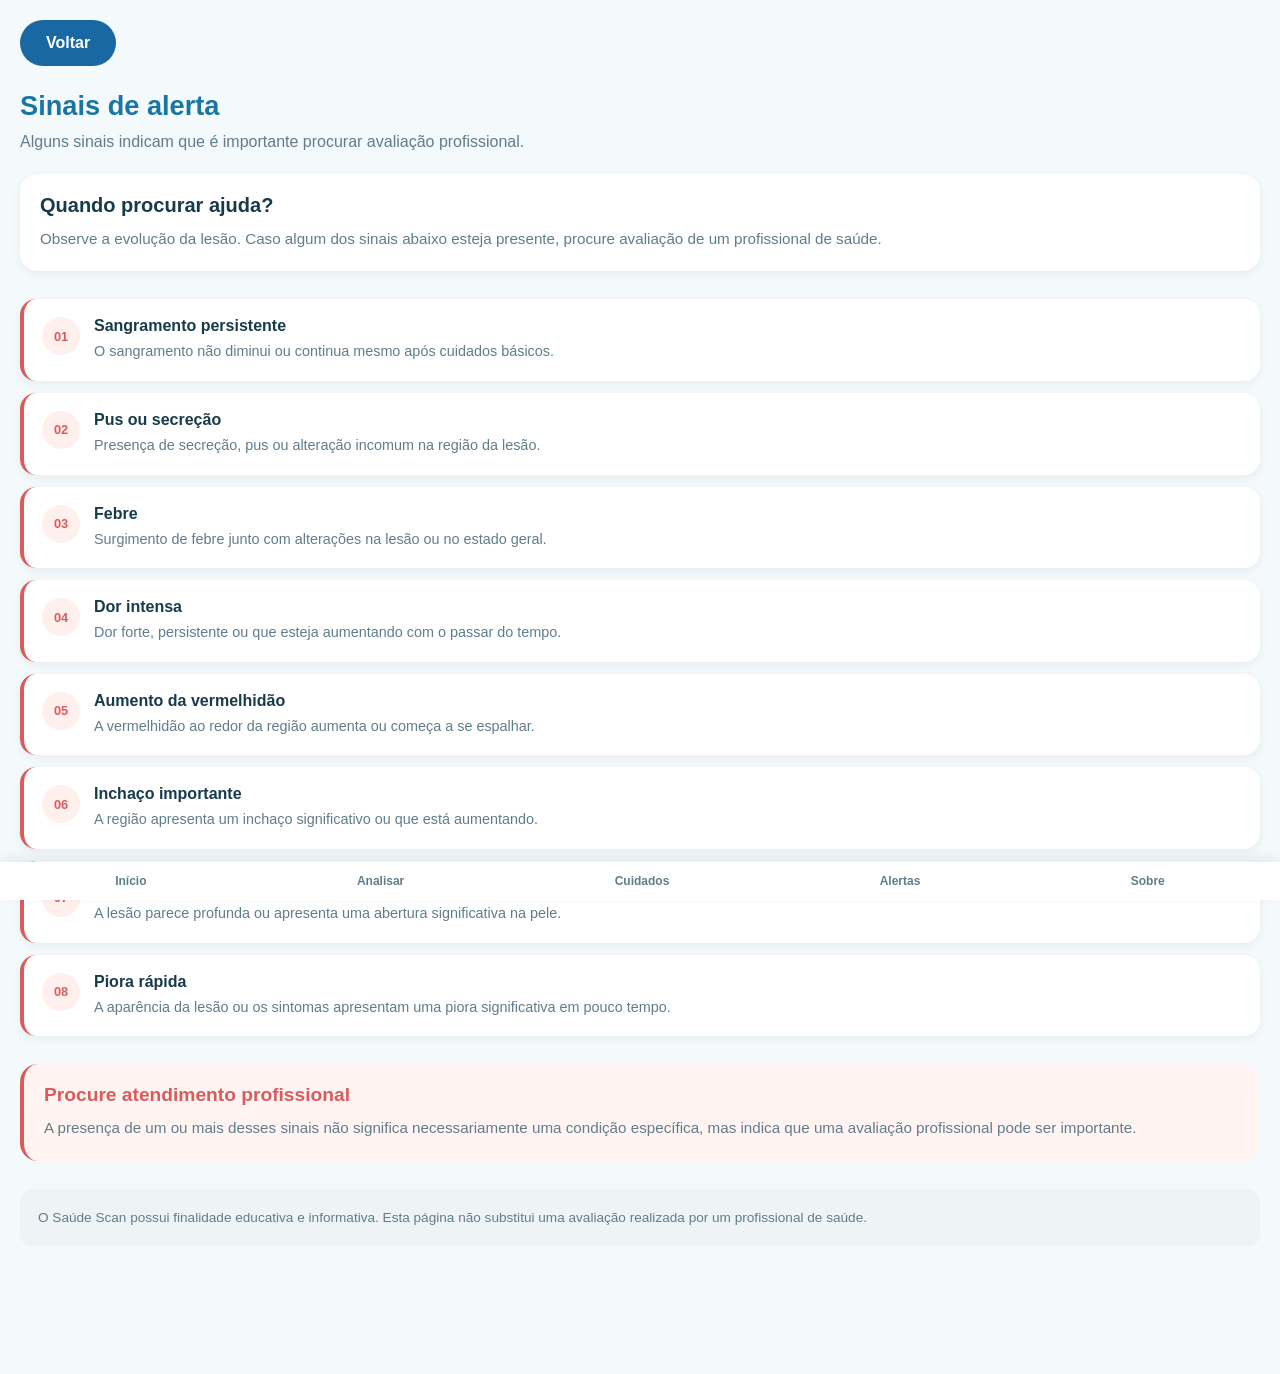
<file: pages/alertas.html>
<!DOCTYPE html>
<html lang="pt-BR">

<head>
    <meta charset="UTF-8">
    <meta name="viewport" content="width=device-width, initial-scale=1.0">
    <title>Saúde Scan - Alertas</title>
    <link rel="stylesheet" href="../css/alertas.css">
</head>

<body>

    <header>
        <a href="../index.html">Voltar</a>
        <h1>Sinais de alerta</h1>
        <p>Alguns sinais indicam que é importante procurar avaliação profissional.</p>
    </header>

    <main>

        <section class="introducao">
            <h2>Quando procurar ajuda?</h2>

            <p>
                Observe a evolução da lesão. Caso algum dos sinais abaixo
                esteja presente, procure avaliação de um profissional de saúde.
            </p>
        </section>

        <section class="lista-alertas">

            <div class="alerta-card">
                <span>01</span>
                <div>
                    <h2>Sangramento persistente</h2>
                    <p>
                        O sangramento não diminui ou continua mesmo após
                        cuidados básicos.
                    </p>
                </div>
            </div>

            <div class="alerta-card">
                <span>02</span>
                <div>
                    <h2>Pus ou secreção</h2>
                    <p>
                        Presença de secreção, pus ou alteração incomum
                        na região da lesão.
                    </p>
                </div>
            </div>

            <div class="alerta-card">
                <span>03</span>
                <div>
                    <h2>Febre</h2>
                    <p>
                        Surgimento de febre junto com alterações na lesão
                        ou no estado geral.
                    </p>
                </div>
            </div>

            <div class="alerta-card">
                <span>04</span>
                <div>
                    <h2>Dor intensa</h2>
                    <p>
                        Dor forte, persistente ou que esteja aumentando
                        com o passar do tempo.
                    </p>
                </div>
            </div>

            <div class="alerta-card">
                <span>05</span>
                <div>
                    <h2>Aumento da vermelhidão</h2>
                    <p>
                        A vermelhidão ao redor da região aumenta ou
                        começa a se espalhar.
                    </p>
                </div>
            </div>

            <div class="alerta-card">
                <span>06</span>
                <div>
                    <h2>Inchaço importante</h2>
                    <p>
                        A região apresenta um inchaço significativo
                        ou que está aumentando.
                    </p>
                </div>
            </div>

            <div class="alerta-card">
                <span>07</span>
                <div>
                    <h2>Ferida profunda</h2>
                    <p>
                        A lesão parece profunda ou apresenta uma abertura
                        significativa na pele.
                    </p>
                </div>
            </div>

            <div class="alerta-card">
                <span>08</span>
                <div>
                    <h2>Piora rápida</h2>
                    <p>
                        A aparência da lesão ou os sintomas apresentam
                        uma piora significativa em pouco tempo.
                    </p>
                </div>
            </div>

        </section>

        <section class="atendimento">
            <h2>Procure atendimento profissional</h2>

            <p>
                A presença de um ou mais desses sinais não significa
                necessariamente uma condição específica, mas indica que
                uma avaliação profissional pode ser importante.
            </p>
        </section>

        <section class="aviso">
            <p>
                O Saúde Scan possui finalidade educativa e informativa.
                Esta página não substitui uma avaliação realizada por
                um profissional de saúde.
            </p>
        </section>

    </main>

    <nav>
        <ul>
            <a href="../index.html">Início</a>
            <a href="analisar.html">Analisar</a>
            <a href="cuidados.html">Cuidados</a>
            <a href="alertas.html">Alertas</a>
            <a href="sobre.html">Sobre</a>
        </ul>
    </nav>

</body>

</html>
</file>
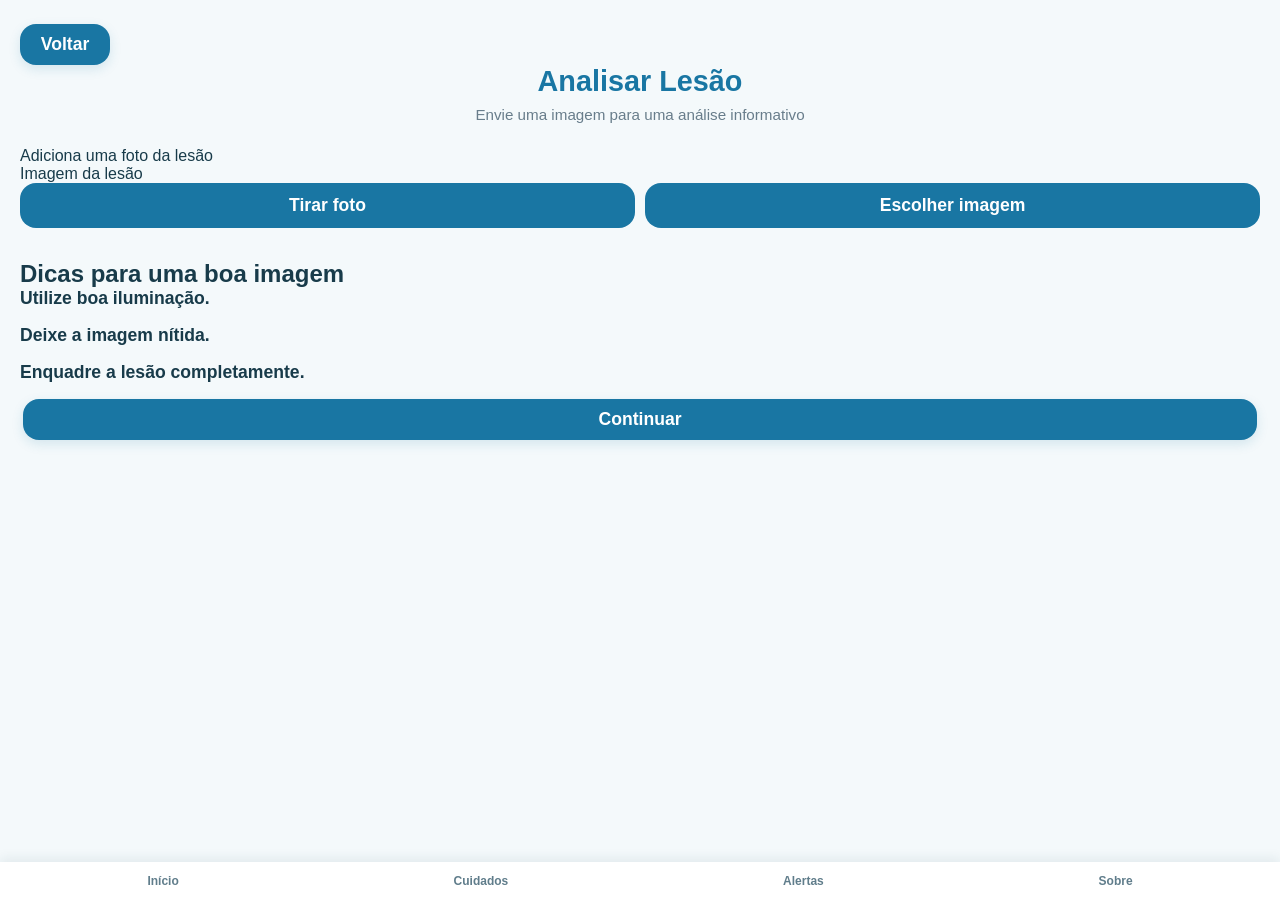
<file: pages/analisar.html>
<!DOCTYPE html>
<html lang="pt-br">
<head>
    <meta charset="UTF-8">
    <meta name="viewport" content="width=device-width, initial-scale=1.0">
    <link rel="stylesheet" href="../css/style.css">
    <title>Analisar</title>
</head>
<body>
    <header>
        <a href="../index.html" class="btn-voltar">Voltar</a>
        <h1>Analisar Lesão</h1>
        <p>Envie uma imagem para uma análise informativo</p>
    </header>
    <main>
        <section>
            <div>
                <p>Adiciona uma foto da lesão</p>
                <div>
                    <p>Imagem da lesão</p>
                </div>

                <div class="boteos-imagem">
                    <a href="#"  class="btn-imagem">Tirar foto</a>
                    <a href="#"  class="btn-imagem">Escolher imagem</a>
                </div>
            </div>
        </section>

        <section>
            <h2>Dicas para uma boa imagem</h2>
            <p>Utilize boa iluminação.</p>
            <p>Deixe a imagem nítida.</p>
            <p>Enquadre a lesão completamente.</p>
        </section>

        <section>
            <a href="#" class="btn-continuar">Continuar</a>
        </section>
    </main>
    <nav>
        <ul>
            <a href="../index.html">Início</a>
            <a href="cuidados.html">Cuidados</a>
            <a href="alertas.html">Alertas</a>
            <a href="sobre.html">Sobre</a>
        </ul>
    </nav>
</body>
</html>
</file>
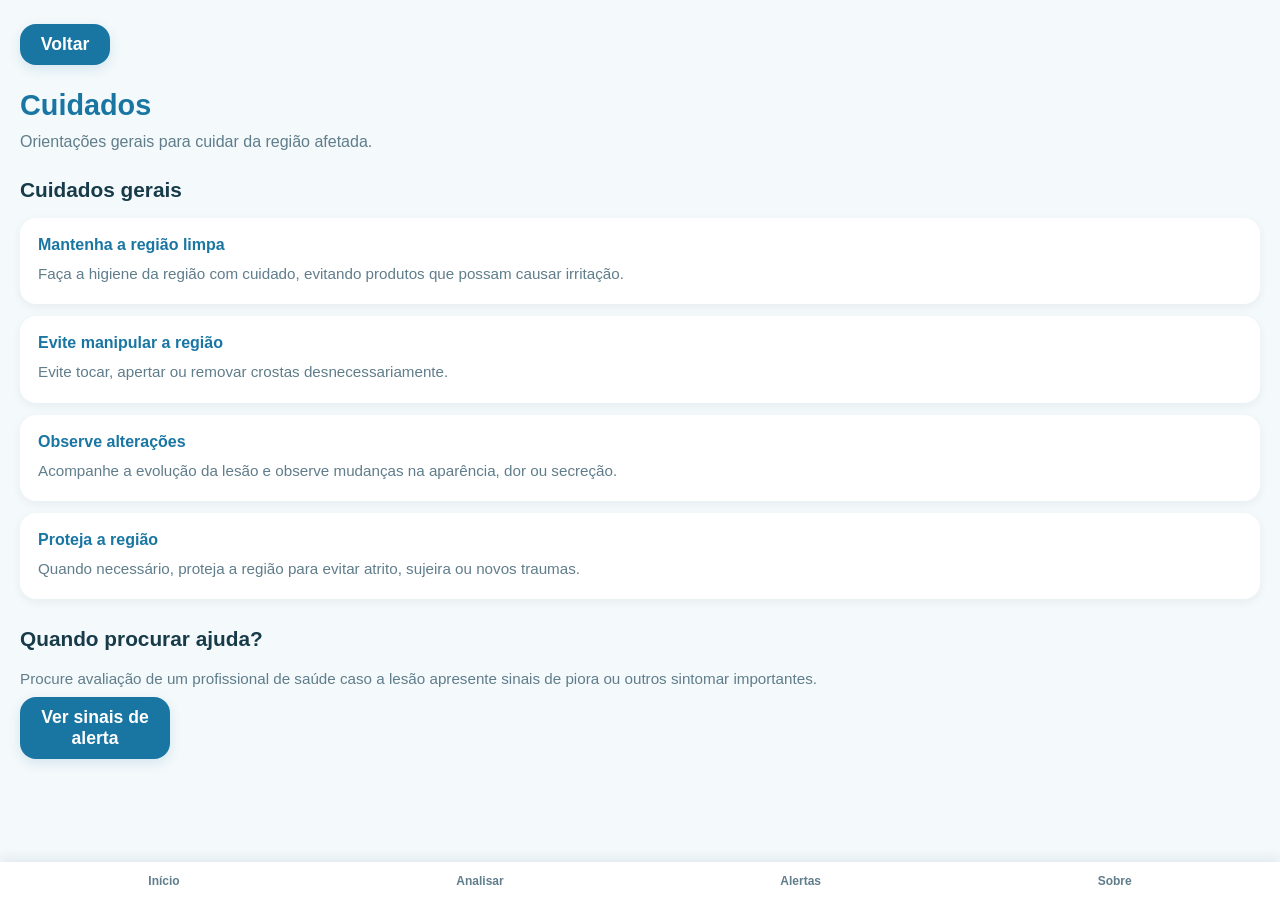
<file: pages/cuidados.html>
<!DOCTYPE html>
<html lang="pt-br">
<head>
    <meta charset="UTF-8">
    <meta name="viewport" content="width=device-width, initial-scale=1.0">
    <link rel="stylesheet" href="../css/cuidados.css">
    <title>Cuidados</title>
</head>
<body>
    <header>
        <a href="../index.html" class="btn-voltar">Voltar</a>
        <h1>Cuidados</h1>
        <p>Orientações gerais para cuidar da região afetada.</p>
    </header>
    <main>
        <section>
            <h2>Cuidados gerais</h2>
            <div>
                <h3>Mantenha a região limpa</h3>
                <p>Faça a higiene da região com cuidado, evitando produtos que possam causar irritação.</p>
            </div>
            <div>
                <h3>Evite manipular a região</h3>
                <p>Evite tocar, apertar ou removar crostas desnecessariamente.</p>
            </div>
            <div>
                <h3>Observe alterações</h3>
                <p>Acompanhe a evolução da lesão e observe mudanças na aparência, dor ou secreção.</p>
            </div>
            <div>
                <h3>Proteja a região</h3>
                <p>Quando necessário, proteja a região para evitar atrito, sujeira ou novos traumas.</p>
            </div>
        </section>
        <section>
            <h2>Quando procurar ajuda?</h2>
            <p>
                Procure avaliação de um profissional de saúde caso a lesão apresente sinais de piora ou outros sintomar importantes.
            </p>
            <a href="alertas.html" class="btn-alerta">Ver sinais de alerta</a>
        </section>
    </main>
    <nav> 
        <ul>
            <a href="../index.html">Início</a>
            <a href="analisar.html">Analisar</a>
            <a href="alertas.html">Alertas</a>
            <a href="sobre.html">Sobre</a>
        </ul> 
    </nav>
</body>
</html>
</file>
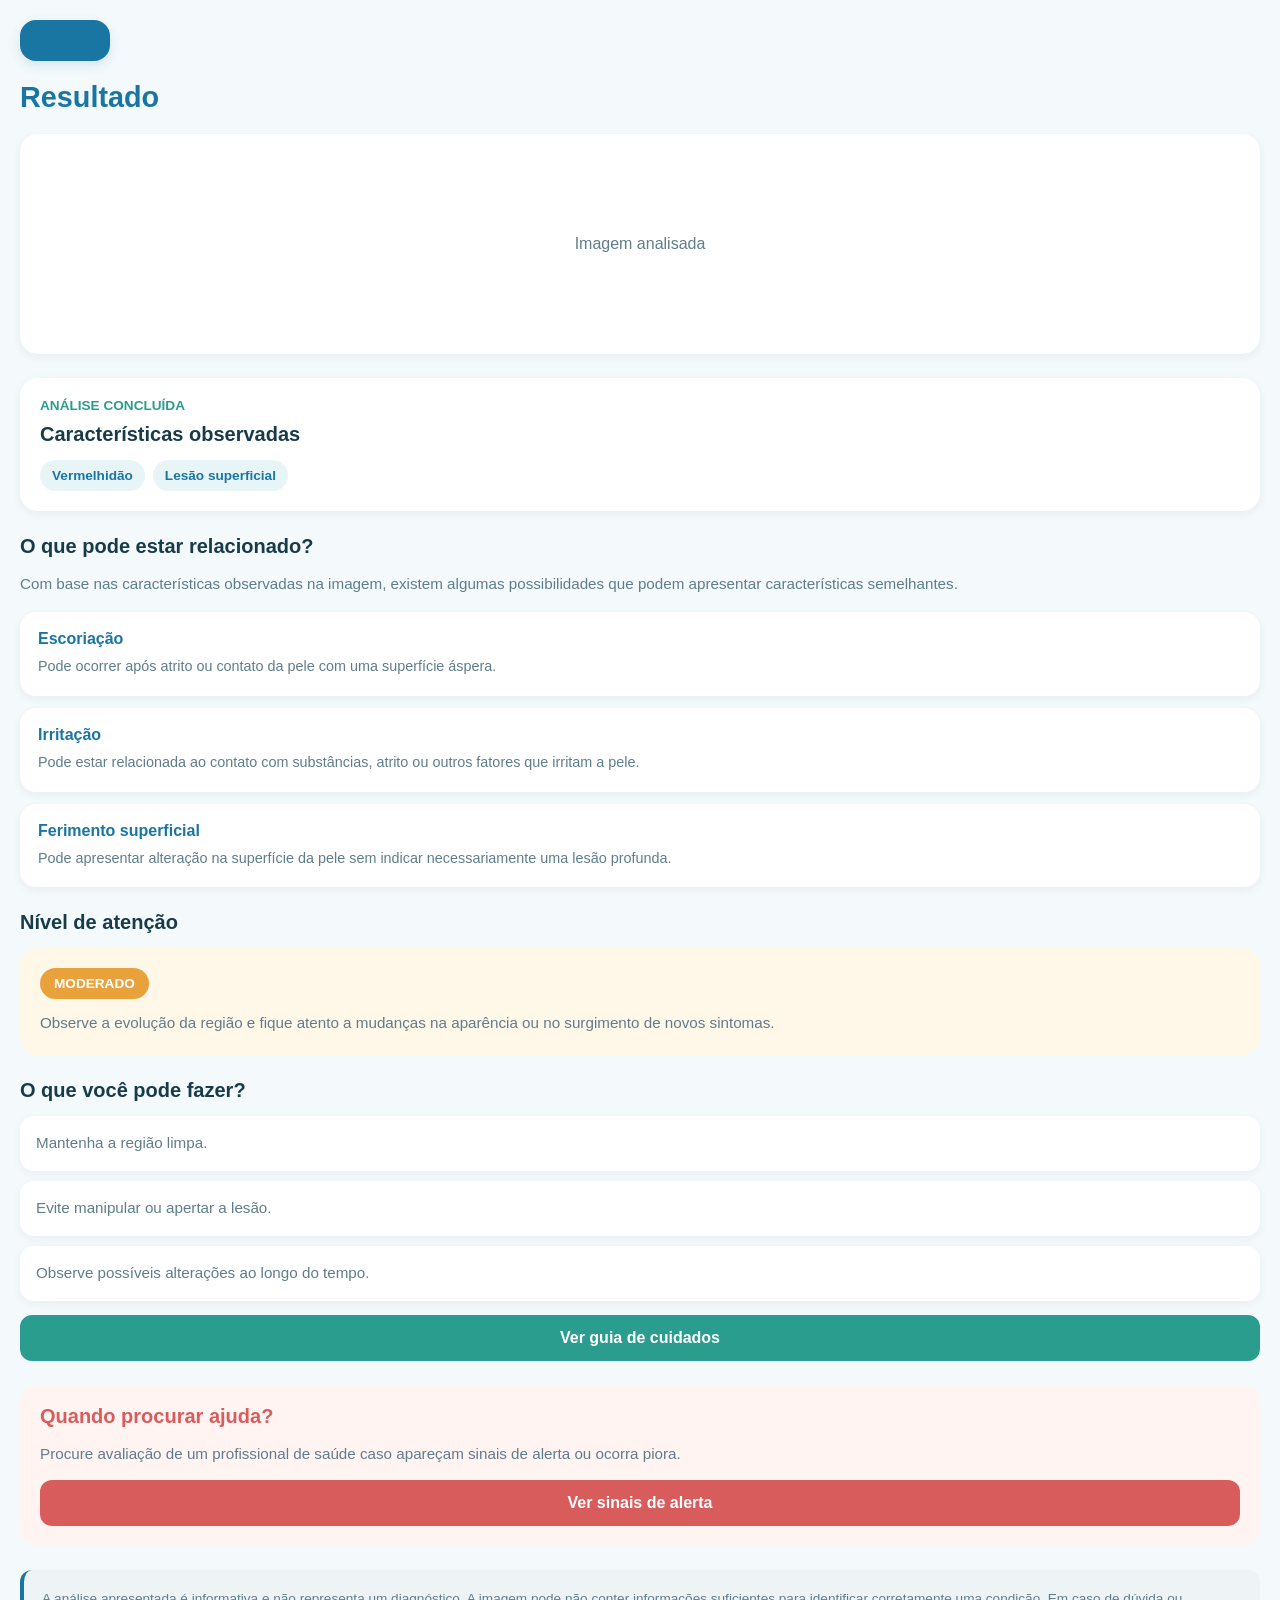
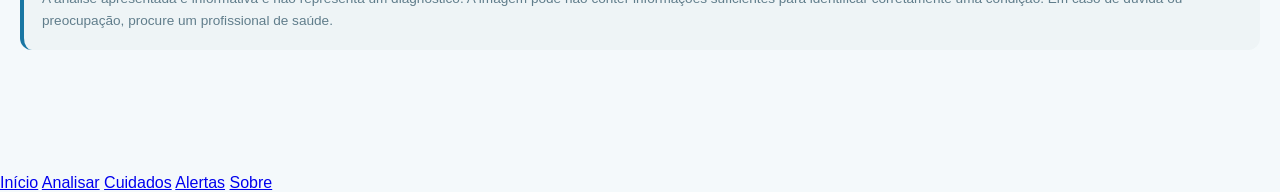
<file: pages/resultado.html>
<!DOCTYPE html>
<html lang="pt-BR">

<head>
    <meta charset="UTF-8">
    <meta name="viewport" content="width=device-width, initial-scale=1.0">
    <title>Saúde Scan - Resultado</title>
    <link rel="stylesheet" href="../css/resultado.css">
</head>

<body>

    <header>
        <div class="btn-voltar">
            <a href="analisar.html">Voltar</a>
        </div>
        <h1>Resultado</h1>
    </header>

    <main>

        <section class="imagem-resultado">
            <div>
                <p>Imagem analisada</p>
            </div>
        </section>

        <section class="resultado-principal">
            <p>Análise concluída</p>
            <h2>Características observadas</h2>

            <div>
                <span>Vermelhidão</span>
                <span>Lesão superficial</span>
            </div>
        </section>

        <section class="possibilidades">
            <h2>O que pode estar relacionado?</h2>

            <p>
                Com base nas características observadas na imagem,
                existem algumas possibilidades que podem apresentar
                características semelhantes.
            </p>

            <div>
                <h3>Escoriação</h3>
                <p>
                    Pode ocorrer após atrito ou contato da pele
                    com uma superfície áspera.
                </p>
            </div>

            <div>
                <h3>Irritação</h3>
                <p>
                    Pode estar relacionada ao contato com substâncias,
                    atrito ou outros fatores que irritam a pele.
                </p>
            </div>

            <div>
                <h3>Ferimento superficial</h3>
                <p>
                    Pode apresentar alteração na superfície da pele
                    sem indicar necessariamente uma lesão profunda.
                </p>
            </div>
        </section>

        <section class="nivel-atencao">
            <h2>Nível de atenção</h2>

            <div>
                <span>Moderado</span>
                <p>
                    Observe a evolução da região e fique atento
                    a mudanças na aparência ou no surgimento de
                    novos sintomas.
                </p>
            </div>
        </section>

        <section class="cuidados-resultado">
            <h2>O que você pode fazer?</h2>

            <div>
                <p>Mantenha a região limpa.</p>
            </div>

            <div>
                <p>Evite manipular ou apertar a lesão.</p>
            </div>

            <div>
                <p>Observe possíveis alterações ao longo do tempo.</p>
            </div>

            <a href="cuidados.html">Ver guia de cuidados</a>
        </section>

        <section class="alerta-resultado">
            <h2>Quando procurar ajuda?</h2>

            <p>
                Procure avaliação de um profissional de saúde
                caso apareçam sinais de alerta ou ocorra piora.
            </p>

            <a href="alertas.html">Ver sinais de alerta</a>
        </section>

        <section class="aviso">
            <p>
                A análise apresentada é informativa e não representa
                um diagnóstico. A imagem pode não conter informações
                suficientes para identificar corretamente uma condição.
                Em caso de dúvida ou preocupação, procure um profissional
                de saúde.
            </p>
        </section>

    </main>

    <nav>
        <ul>
            <a href="../index.html">Início</a>
            <a href="analisar.html">Analisar</a>
            <a href="cuidados.html">Cuidados</a>
            <a href="alertas.html">Alertas</a>
            <a href="sobre.html">Sobre</a>
        </ul>
    </nav>

</body>

</html>
</file>
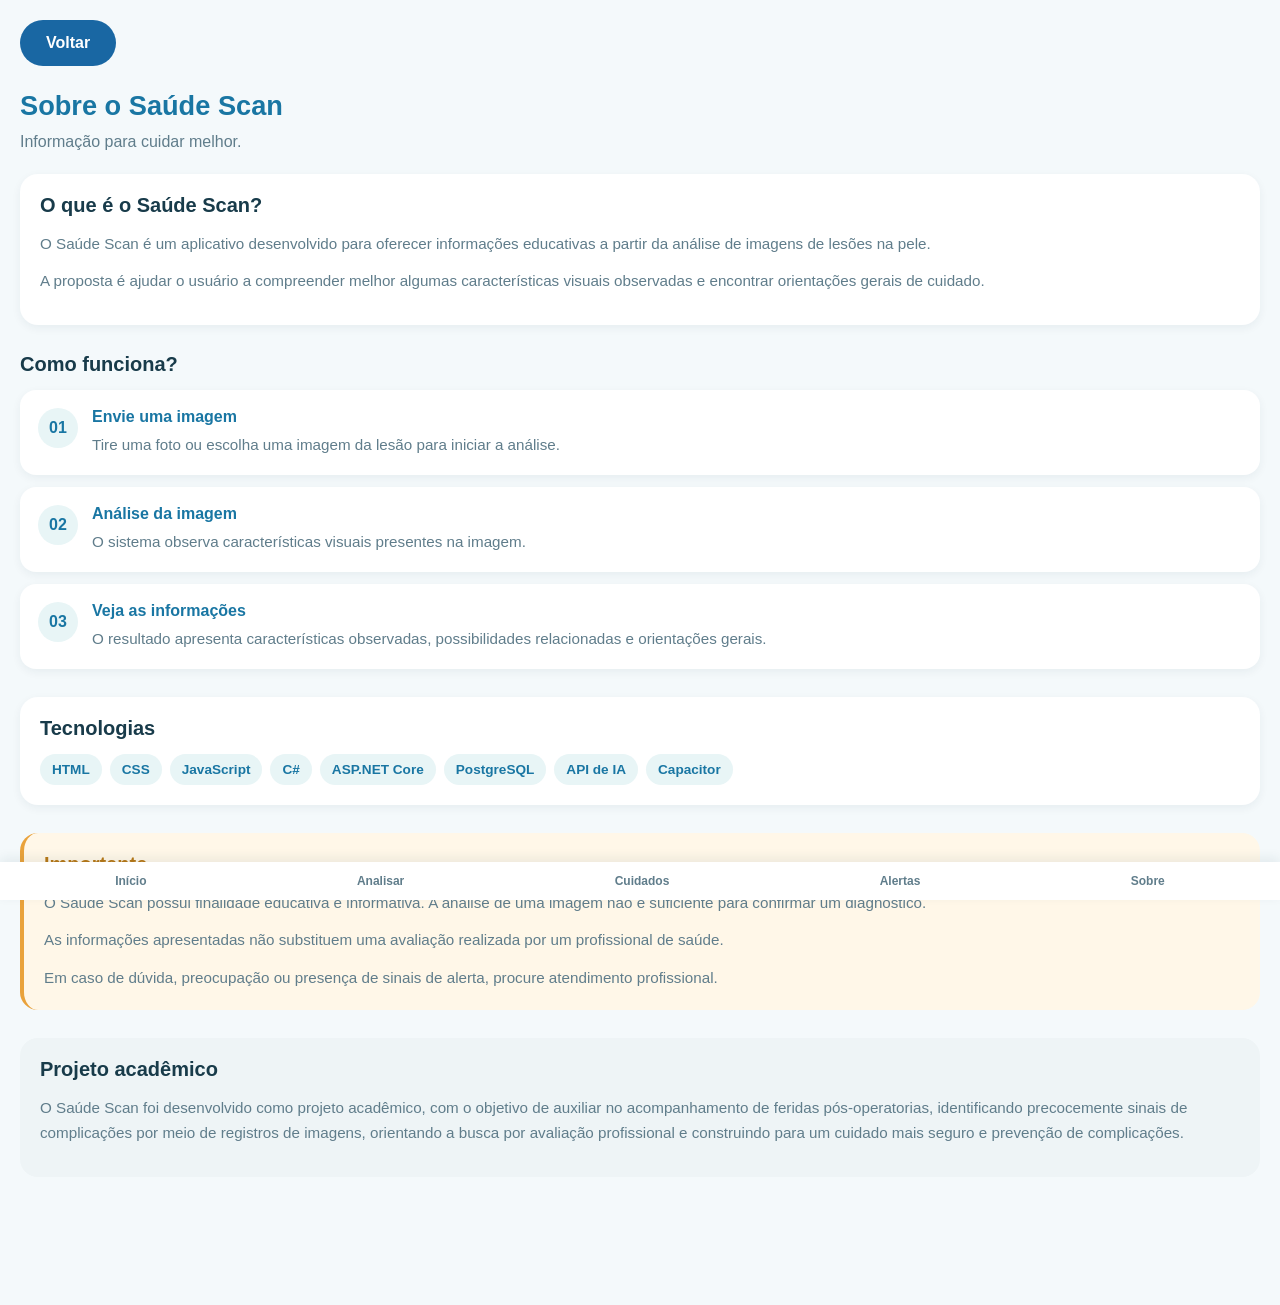
<file: pages/sobre.html>
<!DOCTYPE html>
<html lang="pt-BR">

<head>
    <meta charset="UTF-8">
    <meta name="viewport" content="width=device-width, initial-scale=1.0">
    <title>Saúde Scan - Sobre</title>
    <link rel="stylesheet" href="../css/sobre.css">
</head>

<body>

    <header>
        <a href="../index.html">Voltar</a>
        <h1>Sobre o Saúde Scan</h1>
        <p>Informação para cuidar melhor.</p>
    </header>

    <main>

        <section class="sobre-app">
            <h2>O que é o Saúde Scan?</h2>

            <p>
                O Saúde Scan é um aplicativo desenvolvido para oferecer
                informações educativas a partir da análise de imagens
                de lesões na pele.
            </p>

            <p>
                A proposta é ajudar o usuário a compreender melhor
                algumas características visuais observadas e encontrar
                orientações gerais de cuidado.
            </p>
        </section>

        <section class="como-funciona">
            <h2>Como funciona?</h2>

            <div>
                <span>01</span>
                <div>
                    <h3>Envie uma imagem</h3>
                    <p>
                        Tire uma foto ou escolha uma imagem da lesão
                        para iniciar a análise.
                    </p>
                </div>
            </div>

            <div>
                <span>02</span>
                <div>
                    <h3>Análise da imagem</h3>
                    <p>
                        O sistema observa características visuais
                        presentes na imagem.
                    </p>
                </div>
            </div>

            <div>
                <span>03</span>
                <div>
                    <h3>Veja as informações</h3>
                    <p>
                        O resultado apresenta características observadas,
                        possibilidades relacionadas e orientações gerais.
                    </p>
                </div>
            </div>
        </section>

        <section class="tecnologias">
            <h2>Tecnologias</h2>

            <div>
                <span>HTML</span>
                <span>CSS</span>
                <span>JavaScript</span>
                <span>C#</span>
                <span>ASP.NET Core</span>
                <span>PostgreSQL</span>
                <span>API de IA</span>
                <span>Capacitor</span>
            </div>
        </section>

        <section class="limitações">
            <h2>Importante</h2>

            <p>
                O Saúde Scan possui finalidade educativa e informativa.
                A análise de uma imagem não é suficiente para confirmar
                um diagnóstico.
            </p>

            <p>
                As informações apresentadas não substituem uma avaliação
                realizada por um profissional de saúde.
            </p>

            <p>
                Em caso de dúvida, preocupação ou presença de sinais
                de alerta, procure atendimento profissional.
            </p>
        </section>

        <section class="projeto">
            <h2>Projeto acadêmico</h2>

            <p>
                O Saúde Scan foi desenvolvido como projeto acadêmico,
                com o objetivo de auxiliar no acompanhamento de feridas pós-operatorias, identificando precocemente sinais de complicações por meio de registros de imagens, orientando a busca por avaliação profissional e construindo para um cuidado mais seguro e prevenção de complicações.
            </p>
        </section>

    </main>

    <nav>
        <ul>
            <a href="../index.html">Início</a>
            <a href="analisar.html">Analisar</a>
            <a href="cuidados.html">Cuidados</a>
            <a href="alertas.html">Alertas</a>
            <a href="sobre.html">Sobre</a>
        </ul>
    </nav>

</body>

</html>
</file>
<file: css/alertas.css>
* {
    margin: 0px;
    padding: 0px;
    box-sizing: border-box;
}

body {
    font-family: Arial, Helvetica, sans-serif;
    background-color: #f4f9fb;
    color: #183b4a;
}

/* Cabeçalho */

header {
    padding: 20px;
}

header > a {
    display: inline-block;
    padding: 14px 26px;
    background-color: #1967a3;
    color: #ffffff;
    border-radius: 30px;
    text-decoration: none;
    font-size: 1rem;
    font-weight: bold;
}

header h1 {
    margin-top: 24px;
    font-size: 1.7rem;
    color: #1976a3;
}

header p {
    margin-top: 8px;
    color: #607d8b;
    line-height: 1.5;
}

/* Conteúdo */

main {
    padding: 0 20px 100px;
}

section {
    margin-bottom: 28px;
}

/* Introdução */

.introducao {
    padding: 20px;
    background-color: #ffffff;
    border-radius: 18px;
    box-shadow: 0 3px 10px rgba(24, 59, 74, 0.06);
}

.introducao h2 {
    margin-bottom: 10px;
    font-size: 1.25rem;
    color: #183b4a;
}

.introducao p {
    color: #607d8b;
    font-size: 0.95rem;
    line-height: 1.6;
}

/* Cards de alerta */

.alerta-card {
    display: flex;
    gap: 14px;
    align-items: flex-start;
    padding: 18px;
    margin-bottom: 12px;
    background-color: #ffffff;
    border-radius: 16px;
    border-left: 4px solid #d95c5c;
    box-shadow: 0 3px 10px rgba(24, 59, 74, 0.06);
}

.alerta-card > span {
    display: flex;
    align-items: center;
    justify-content: center;
    flex-shrink: 0;
    width: 38px;
    height: 38px;
    background-color: #fff0ee;
    color: #d95c5c;
    border-radius: 50%;
    font-size: 0.8rem;
    font-weight: bold;
}

.alerta-card h2 {
    margin-bottom: 6px;
    font-size: 1rem;
    color: #183b4a;
}

.alerta-card p {
    color: #607d8b;
    font-size: 0.9rem;
    line-height: 1.5;
}

/* Atendimento */

.atendimento {
    padding: 20px;
    background-color: #fff4f2;
    border-radius: 18px;
    border-left: 4px solid #d95c5c;
}

.atendimento h2 {
    margin-bottom: 10px;
    color: #d95c5c;
    font-size: 1.2rem;
}

.atendimento p {
    color: #607d8b;
    font-size: 0.95rem;
    line-height: 1.6;
}

/* Aviso */

.aviso {
    padding: 18px;
    background-color: #eef4f6;
    border-radius: 12px;
}

.aviso p {
    color: #607d8b;
    font-size: 0.85rem;
    line-height: 1.6;
}

/* Navegação */

nav {
    position: fixed;
    bottom: 0;
    left: 0;
    width: 100%;
    padding: 12px 10px;
    background-color: #ffffff;
    box-shadow: 0 -4px 12px rgba(24, 59, 74, 0.08);
}

nav ul {
    display: flex;
    justify-content: space-around;
    align-items: center;
    list-style: none;
}

nav a {
    color: #607d8b;
    text-decoration: none;
    font-size: 0.75rem;
    font-weight: bold;
}
</file>
<file: css/style.css>
* {
    margin: 0px;
    padding: 0px;
    box-sizing: border-box;
}

body {
    font-family: Arial, Helvetica, sans-serif;
    background-color: #f4f9fb;
    color: #183b4a;
}

header {
    padding: 24px 20px;
    text-align: center;
}

header h1 {
    font-size: 1.8rem;
    color: #1976a3;
}

header p {
    margin-top: 8px;
    font-size: 0.95rem;
    color: #687d8b;
}

main {
    padding: 0 20px 100px;
}

.btn-analisar {
    display: block;
    padding: 18px;
    background-color: #1976a3;
    color: #ffffff;
    text-decoration: none;
    text-align: center;
    border-radius: 16px;
    font-size: 1.1rem;
    font-weight: bold;
    box-shadow: 0 4px 12px rgba(25, 118, 163, 0.15);
}

.boteos-imagem {
    display: flex;
    gap: 10px;
}

.btn-imagem {
    flex: 1;
    padding: 12px;
    text-align: center;
    text-decoration: none;
    background-color: #1976a3;
    color: #ffffff;
    border-radius: 16px;
    font-size: 1.1rem;
    font-weight: bold;
}

.btn-continuar{
    display: block;
    padding: 10px;
    margin: 3px;
    background-color: #1976a3;
    color: #ffffff;
    text-align: center;
    border-radius: 16px;
    font-size: 1.1rem;
    font-weight: bold;
    box-shadow: 0 4px 12px rgba(25, 118, 163, 0.15);
}

.btn-voltar {
    width: 90px;
    display: block;
    padding: 10px;
    background-color: #1976a3;
    color: #ffffff;
    text-decoration: none;
    text-align: center;
    border-radius: 16px;
    font-size: 1.1rem;
    font-weight: bold;
    box-shadow: 0 4px 12px rgba(25, 118, 163, 0.15);
}

main section:nth-child(2) {
    margin-top: 32px;
}

main section:nth-child(2) > p {
    margin-bottom: 16px;
    font-size: 1.1rem;
    font-weight: bold;
}

section a {
    text-decoration: none;
}

.cuidado, .alerta {
    display: block;
    padding: 18px;
    margin-bottom: 12px;
    text-align: center;
    text-decoration: none;
    border-radius: 16px;
    font-size: 1rem;
    font-weight: bold;
}

.cuidado {
    background-color: #2a9b8f;
    color: #ffffff;
}

.alerta {
    background-color: #e9a23b;
    color: #ffffff;
}

nav {
    position: fixed;
    bottom: 0;
    left: 0;
    width: 100%;
    background-color: #ffffff;
    padding: 12px 10px;
    box-shadow: 0 -4px 12px rgba(24, 59, 74, 0.08);
}

nav ul {
    display: flex;
    justify-content: space-around;
    align-items: center;
    list-style: none;
}

nav a {
    color: #607d8b;
    text-decoration: none;
    font-size: 0.75rem;
    font-weight: bold;
}
</file>
<file: css/cuidados.css>
* {
    margin: 0px;
    padding: 0px;
    box-sizing: border-box;
}

body {
    font-family: Arial, Helvetica, sans-serif;
    background-color: #f4f9fb;
    color: #183b4a;
}

.btn-voltar {
    width: 90px;
    display: block;
    padding: 10px;
    background-color: #1976a3;
    color: #ffffff;
    text-decoration: none;
    text-align: center;
    border-radius: 16px;
    font-size: 1.1rem;
    font-weight: bold;
    box-shadow: 0 4px 12px rgba(25, 118, 163, 0.15);
}

header {
    padding: 24px 20px;
}

header a {
    color: #1976a3;
    text-decoration: none;
    font-size: 0.9rem;
}

header h1 {
    margin-top: 24px;
    font-size: 1.8rem;
    color: #1976a3;
}

header p {
    margin-top: 8px;
    color: #607d8b;
    line-height: 1.5;
}

main {
    padding: 0 20px 100px;
}

section {
    margin-bottom: 28px;
}

section h2 {
    margin-bottom: 16px;
    font-size: 1.3rem;
}

section div {
    background-color: #ffffff;
    padding: 18px;
    margin-bottom: 12px;
    border-radius: 16px;
    box-shadow: 0 3px 10px rgba(24, 59, 74, 0.06);
}

section h3 {
    margin-bottom: 8px;
    font-size: 1rem;
    color: #1976a3;
}

section p {
    font-size: 0.95rem;
    line-height: 1.6;
    color: #607d8b;
}

.btn-alerta {
    width: 150px;
    display: block;
    margin-top: 5px;
    padding: 10px;
    background-color: #1976a3;
    color: #ffffff;
    text-decoration: none;
    text-align: center;
    border-radius: 16px;
    font-size: 1.1rem;
    font-weight: bold;
    box-shadow: 0 4px 12px rgba(25, 118, 163, 0.15);
}

nav {
    position: fixed;
    bottom: 0;
    left: 0;
    width: 100%;
    background-color: #ffffff;
    padding: 12px 10px;
    box-shadow: 0 -4px 12px rgba(24, 59, 74, 0.08);
}

nav ul {
    display: flex;
    justify-content: space-around;
    align-items: center;
    list-style: none;
}

nav a {
    color: #607d8b;
    text-decoration: none;
    font-size: 0.75rem;
    font-weight: bold;
}
</file>
<file: css/resultado.css>
* {
    margin: 0px;
    padding: 0px;
    box-sizing: border-box;
}

body {
    font-family: Arial, Helvetica, sans-serif;
    background-color: #f4f9fb;
    color: #183b4a;
}

/* Cabeçalho */

header {
    padding: 20px;
}

.btn-voltar {
    width: 90px;
    display: block;
    padding: 10px;
    background-color: #1976a3;
    color: white;
    text-decoration: none;
    text-align: center;
    border-radius: 16px;
    font-size: 1.1rem;
    font-weight: bold;
    box-shadow: 0 4px 12px rgba(25, 118, 163, 0.15);
}

header a {
    color: #1976a3;
    text-decoration: none;
    font-size: 0.9rem;
}

header h1 {
    margin-top: 20px;
    font-size: 1.8rem;
    color: #1976a3;
}

/* Conteúdo principal */

main {
    padding: 0 20px 100px;
}

section {
    margin-bottom: 24px;
}

section h2 {
    margin-bottom: 14px;
    font-size: 1.25rem;
}

/* Imagem */

.imagem-resultado > div {
    display: flex;
    align-items: center;
    justify-content: center;
    min-height: 220px;
    background-color: #ffffff;
    border-radius: 18px;
    box-shadow: 0 3px 10px rgba(24, 59, 74, 0.06);
}

.imagem-resultado p {
    color: #607d8b;
}

/* Resultado principal */

.resultado-principal {
    background-color: #ffffff;
    padding: 20px;
    border-radius: 18px;
    box-shadow: 0 3px 10px rgba(24, 59, 74, 0.06);
}

.resultado-principal > p {
    margin-bottom: 10px;
    color: #2a9d8f;
    font-size: 0.85rem;
    font-weight: bold;
    text-transform: uppercase;
}

.resultado-principal h2 {
    margin-bottom: 14px;
}

.resultado-principal div {
    display: flex;
    flex-wrap: wrap;
    gap: 8px;
}

.resultado-principal span {
    padding: 8px 12px;
    background-color: #e8f5f6;
    color: #1976a3;
    border-radius: 20px;
    font-size: 0.85rem;
    font-weight: bold;
}

/* Possibilidades */

.possibilidades > p {
    margin-bottom: 16px;
    color: #607d8b;
    line-height: 1.6;
    font-size: 0.95rem;
}

.possibilidades > div {
    background-color: #ffffff;
    padding: 18px;
    margin-bottom: 12px;
    border-radius: 16px;
    box-shadow: 0 3px 10px rgba(24, 59, 74, 0.06);
}

.possibilidades h3 {
    margin-bottom: 8px;
    color: #1976a3;
    font-size: 1rem;
}

.possibilidades div p {
    color: #607d8b;
    line-height: 1.5;
    font-size: 0.9rem;
}

/* Nível de atenção */

.nivel-atencao > div {
    padding: 20px;
    background-color: #fff7e8;
    border-radius: 18px;
}

.nivel-atencao span {
    display: inline-block;
    margin-bottom: 12px;
    padding: 8px 14px;
    background-color: #e9a23b;
    color: #ffffff;
    border-radius: 20px;
    font-size: 0.85rem;
    font-weight: bold;
    text-transform: uppercase;
}

.nivel-atencao p {
    color: #607d8b;
    line-height: 1.6;
    font-size: 0.95rem;
}

/* Cuidados */

.cuidados-resultado > div {
    padding: 16px;
    margin-bottom: 10px;
    background-color: #ffffff;
    border-radius: 14px;
    box-shadow: 0 3px 10px rgba(24, 59, 74, 0.05);
}

.cuidados-resultado p {
    color: #607d8b;
    line-height: 1.5;
    font-size: 0.95rem;
}

.cuidados-resultado a,
.alerta-resultado a {
    display: block;
    margin-top: 14px;
    padding: 14px;
    border-radius: 12px;
    text-align: center;
    text-decoration: none;
    font-weight: bold;
}

/* Botão cuidados */

.cuidados-resultado a {
    background-color: #2a9d8f;
    color: #ffffff;
}

/* Alertas */

.alerta-resultado {
    padding: 20px;
    background-color: #fff4f2;
    border-radius: 18px;
}

.alerta-resultado h2 {
    color: #d95c5c;
}

.alerta-resultado p {
    color: #607d8b;
    line-height: 1.6;
    font-size: 0.95rem;
}

.alerta-resultado a {
    background-color: #d95c5c;
    color: #ffffff;
}

/* Aviso */

.aviso {
    padding: 18px;
    background-color: #eef4f6;
    border-left: 4px solid #1976a3;
    border-radius: 12px;
}

.aviso p {
    color: #607d8b;
    font-size: 0.85rem;
    line-height: 1.6;
}
</file>
<file: css/sobre.css>
* {
    margin: 0px;
    padding: 0px;
    box-sizing: border-box;
}

body {
    font-family: Arial, Helvetica, sans-serif;
    background-color: #f4f9fb;
    color: #183b4a;
}

/* Cabeçalho */

header {
    padding: 20px;
}

header > a {
    display: inline-block;
    padding: 14px 26px;
    background-color: #1967a3;
    color: #ffffff;
    border-radius: 30px;
    text-decoration: none;
    font-size: 1rem;
    font-weight: bold;
}

header h1 {
    margin-top: 24px;
    font-size: 1.7rem;
    color: #1976a3;
}

header p {
    margin-top: 8px;
    color: #607d8b;
    line-height: 1.5;
}

/* Conteúdo */

main {
    padding: 0 20px 100px;
}

section {
    margin-bottom: 28px;
}

section h2 {
    margin-bottom: 14px;
    font-size: 1.25rem;
    color: #183b4a;
}

section p {
    margin-bottom: 12px;
    color: #607d8b;
    font-size: 0.95rem;
    line-height: 1.65;
}

/* O que é */

.sobre-app {
    background-color: #ffffff;
    padding: 20px;
    border-radius: 18px;
    box-shadow: 0 3px 10px rgba(24, 59, 74, 0.06);
}

/* Como funciona */

.como-funciona > div {
    display: flex;
    gap: 14px;
    padding: 18px;
    margin-bottom: 12px;
    background-color: #ffffff;
    border-radius: 16px;
    box-shadow: 0 3px 10px rgba(24, 59, 74, 0.06);
}

.como-funciona span {
    display: flex;
    align-items: center;
    justify-content: center;
    flex-shrink: 0;
    width: 40px;
    height: 40px;
    background-color: #e8f5f6;
    color: #1976a3;
    border-radius: 50%;
    font-weight: bold;
}

.como-funciona h3 {
    margin-bottom: 6px;
    font-size: 1rem;
    color: #1976a3;
}

.como-funciona p {
    margin-bottom: 0;
}

/* Tecnologias */

.tecnologias {
    padding: 20px;
    background-color: #ffffff;
    border-radius: 18px;
    box-shadow: 0 3px 10px rgba(24, 59, 74, 0.06);
}

.tecnologias > div {
    display: flex;
    flex-wrap: wrap;
    gap: 8px;
}

.tecnologias span {
    padding: 8px 12px;
    background-color: #e8f5f6;
    color: #1976a3;
    border-radius: 20px;
    font-size: 0.85rem;
    font-weight: bold;
}

/* Importante */

.limitações {
    padding: 20px;
    background-color: #fff7e8;
    border-radius: 18px;
    border-left: 4px solid #e9a23b;
}

.limitações h2 {
    color: #b87816;
}

.limitações p:last-child {
    margin-bottom: 0;
}

/* Projeto acadêmico */

.projeto {
    padding: 20px;
    background-color: #eef4f6;
    border-radius: 18px;
}

/* Navegação */

nav {
    position: fixed;
    bottom: 0;
    left: 0;
    width: 100%;
    padding: 12px 10px;
    background-color: #ffffff;
    box-shadow: 0 -4px 12px rgba(24, 59, 74, 0.08);
}

nav ul {
    display: flex;
    justify-content: space-around;
    align-items: center;
    list-style: none;
}

nav a {
    color: #607d8b;
    text-decoration: none;
    font-size: 0.75rem;
    font-weight: bold;
}
</file>
